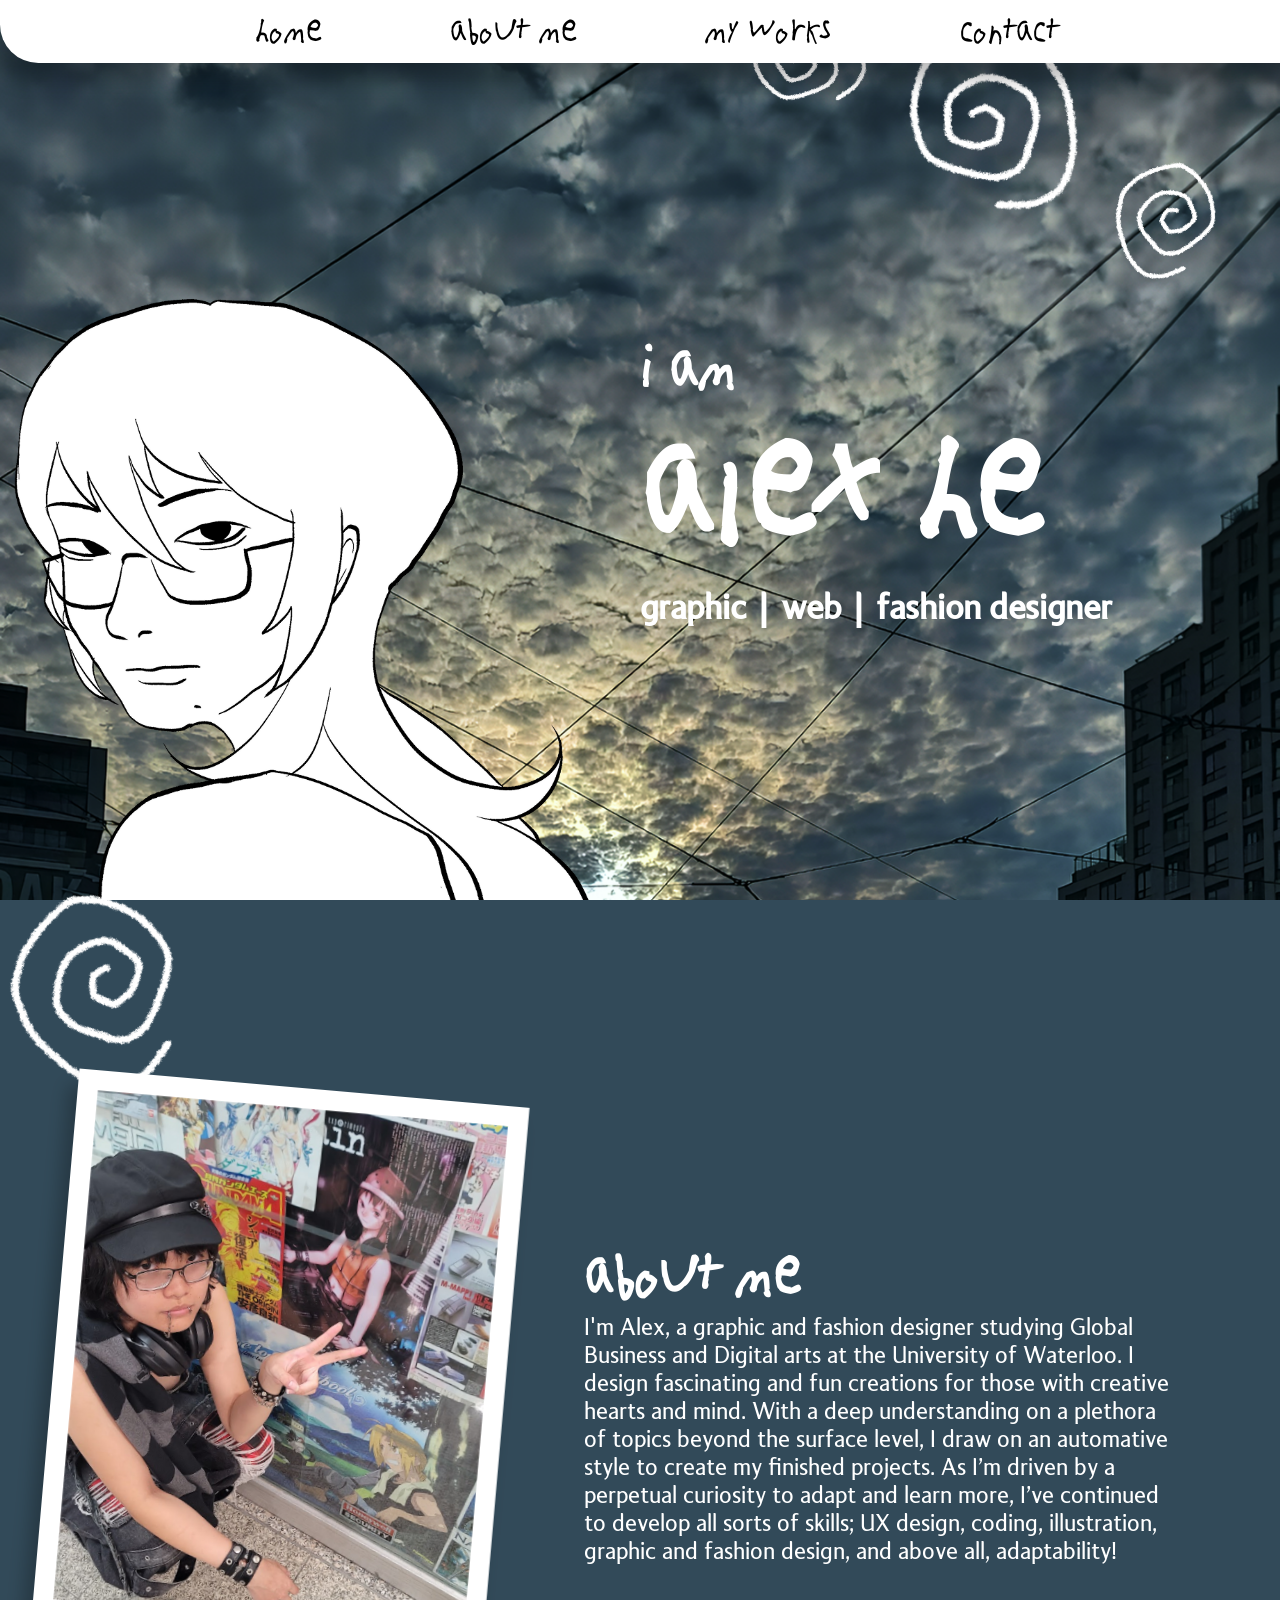
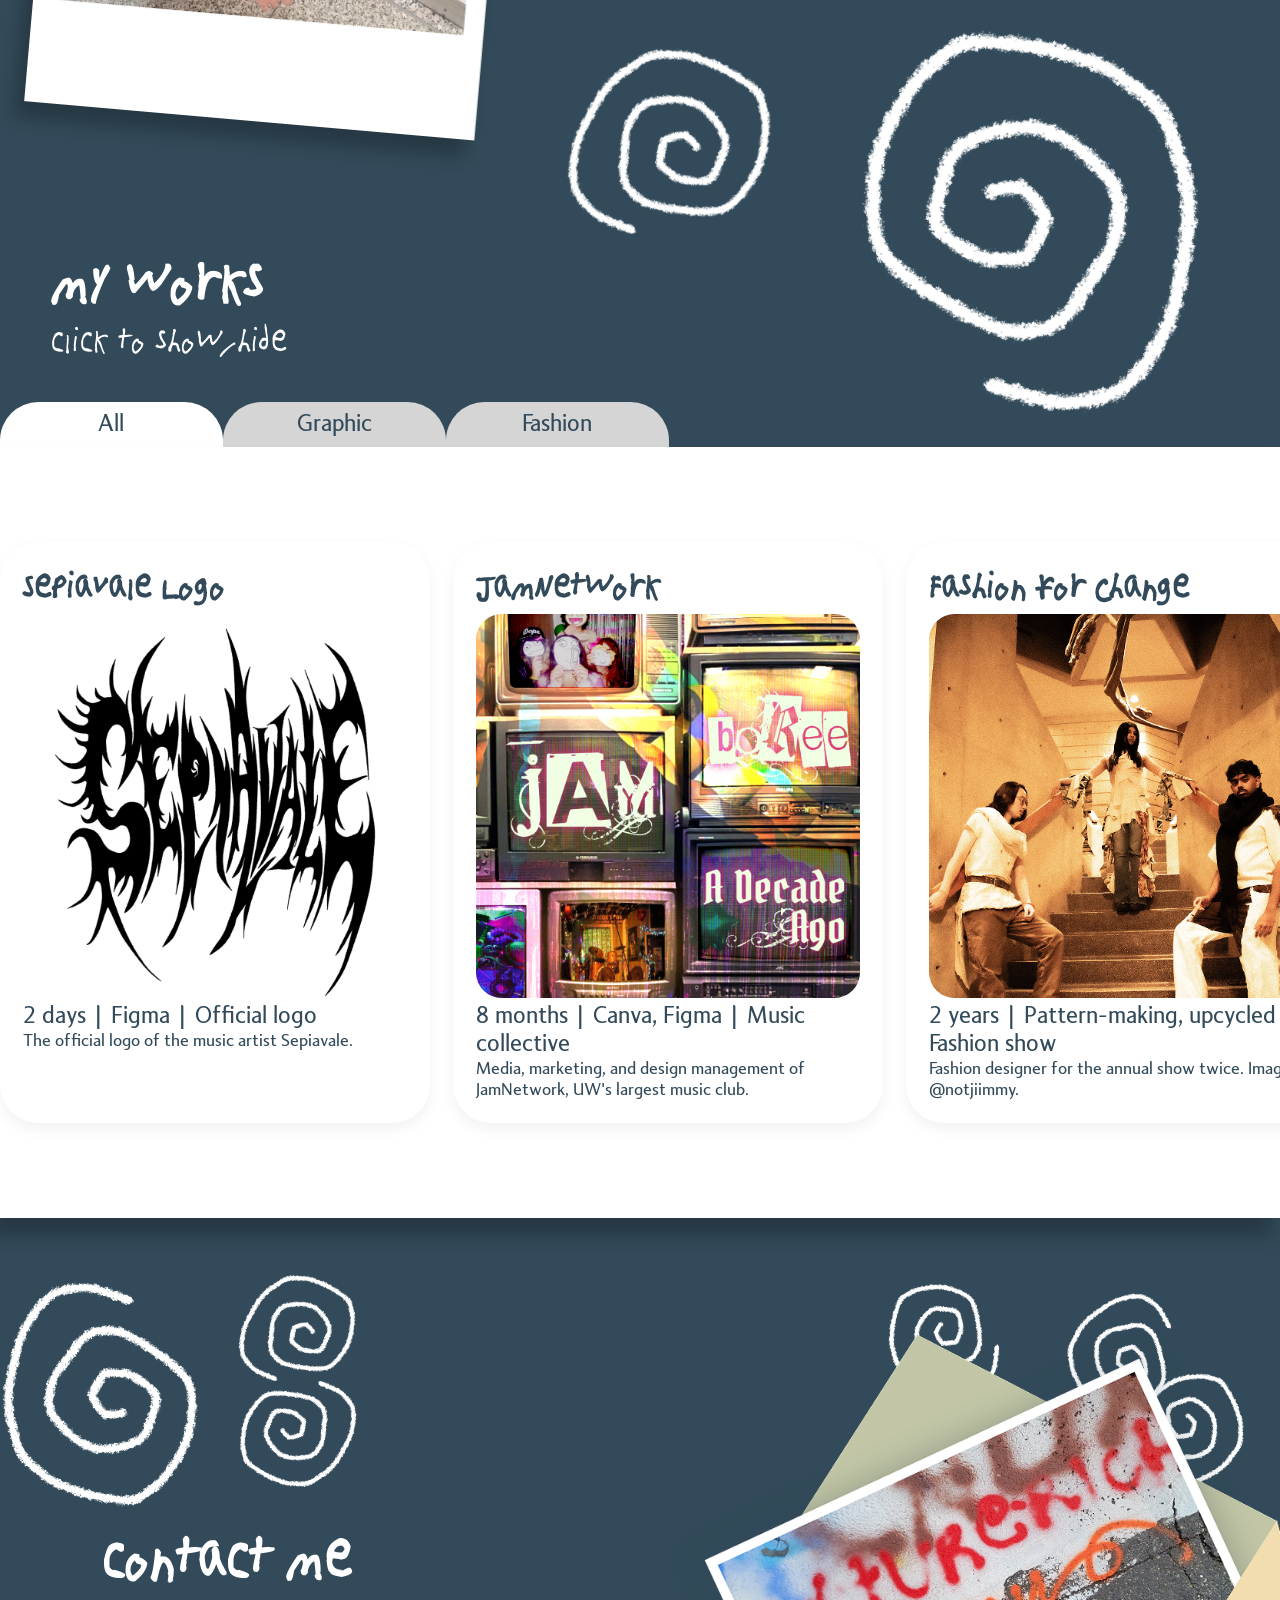
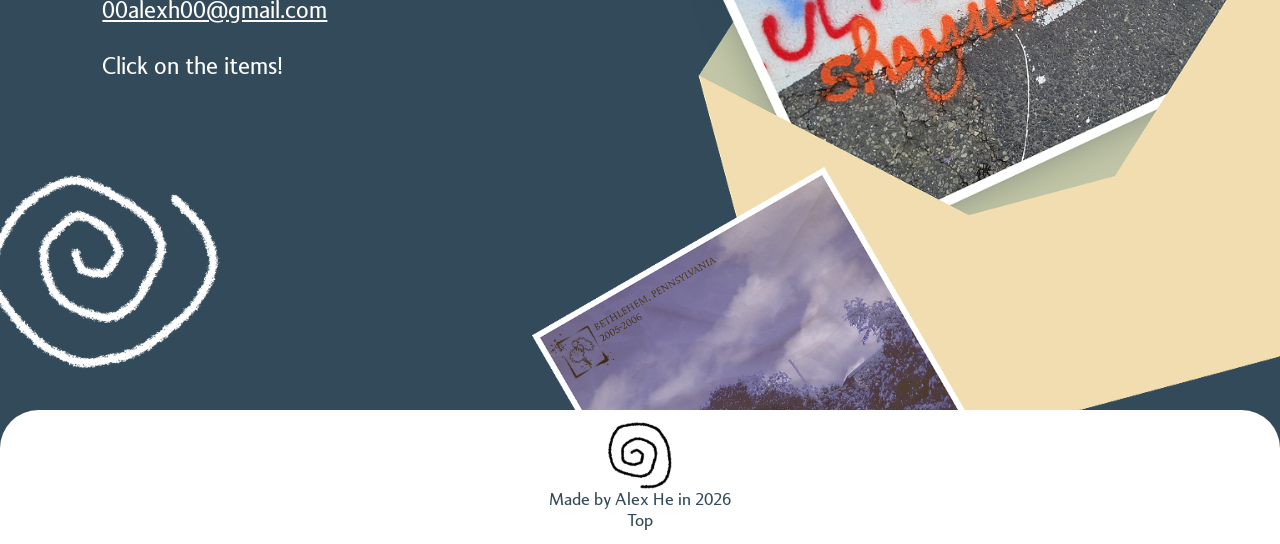
<file: index.html>
<!DOCTYPE html>
<html lang="en-CA">
  <head>
    <meta charset="UTF-8">
    <meta name="viewport" content="width=device-width, initial-scale=1.0">
    <link rel="icon" type="image/x-icon" href="images/favicon.ico">
    <script src="https://code.jquery.com/jquery-3.6.0.min.js"></script>
    <title>alex he</title>
  </head>
  <body>
    <div id="content"></div>
    <script>
      // https://www.w3tutorials.net/javascript-tutorial/using-javascript-to-build-responsive/
      // https://www.tutorialspoint.com/article/how-to-include-another-html-file-in-an-html-file
      // + my own additions
      const contentDiv = document.getElementById('content');
      const initialWidth = window.innerWidth;
      resize(initialWidth);
      window.addEventListener('resize', debounce(function() {
    console.log('Resized');
      const viewportWidth = window.innerWidth;
      resize(viewportWidth);
        }, 300));
      
      function resize(viewportWidth) {
        if (viewportWidth < 1080) {
        fetch('mobile/mobile.html')
        .then(response => response.text())
        .then(html => {
          contentDiv.innerHTML = html;
        })
        .catch(error => {
          contentDiv.innerHTML = 'Error loading content';
          console.error('Error: error loading desktop version', error);
        });
      } else {
        fetch('desktop/desktop.html')
        .then(response => response.text())
        .then(html => {
          contentDiv.innerHTML = html;
        })
        .catch(error => {
          contentDiv.innerHTML = 'Error loading content';
          console.error('Error: error loading desktop version', error);
        });
      }
      }
      // Debouncing function
    function debounce(func, delay) {
    let timer;
    return function() {
        const context = this;
        const args = arguments;
        clearTimeout(timer);
        timer = setTimeout(() => {
            func.apply(context, args);
        }, delay);
    };
}

window.addEventListener('resize', debounce(function() {
    console.log('Resized');
}, 300));
      
      // Source - https://stackoverflow.com/a/69190644
      // Posted by Johannes Ewald
      // Retrieved 2026-09-29, License - CC BY-SA 4.0

function executeScriptElements(containerElement) {
  const scriptElements = containerElement.querySelectorAll("script");

  Array.from(scriptElements).forEach((scriptElement) => {
    const clonedElement = document.createElement("script");

    Array.from(scriptElement.attributes).forEach((attribute) => {
      clonedElement.setAttribute(attribute.name, attribute.value);
    });
    
    clonedElement.text = scriptElement.text;

    scriptElement.parentNode.replaceChild(clonedElement, scriptElement);
  });
}

      executeScriptElements(contentDiv);
    </script>
  </body>
</html>
</file>
